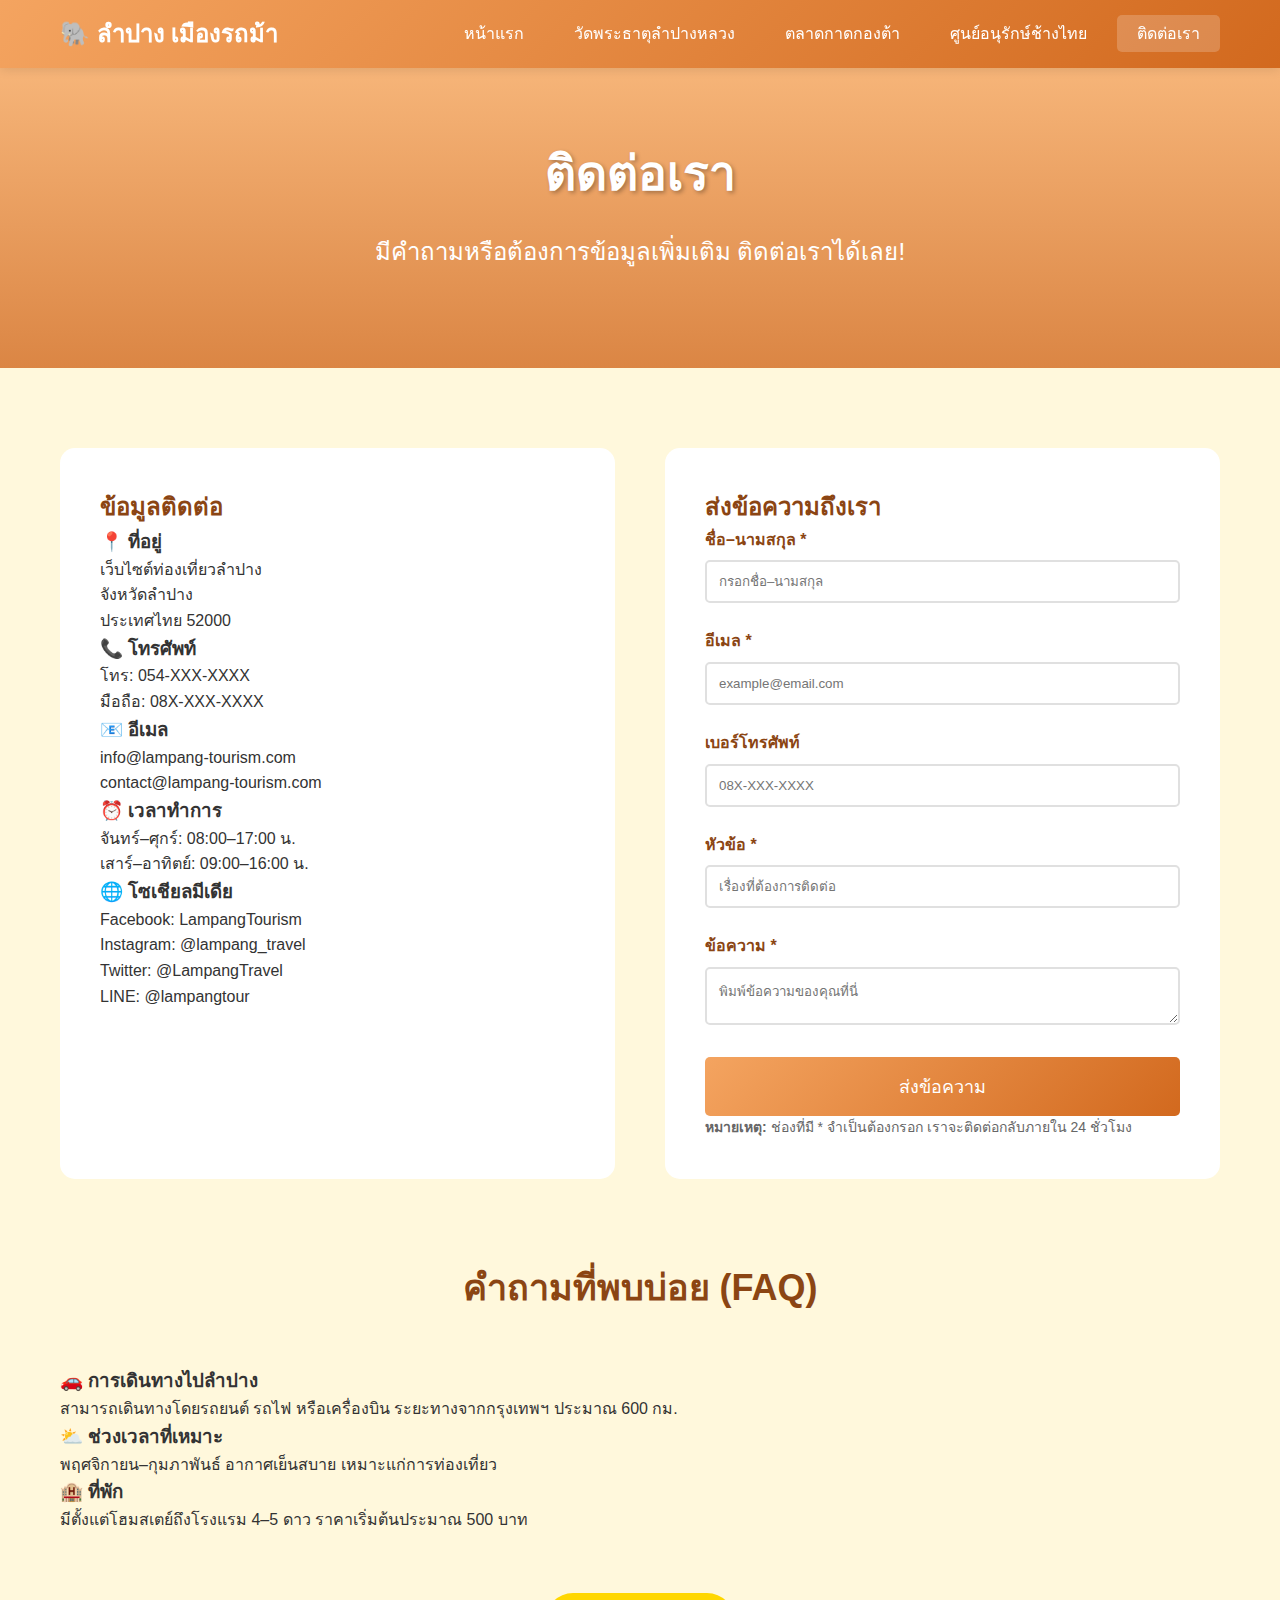
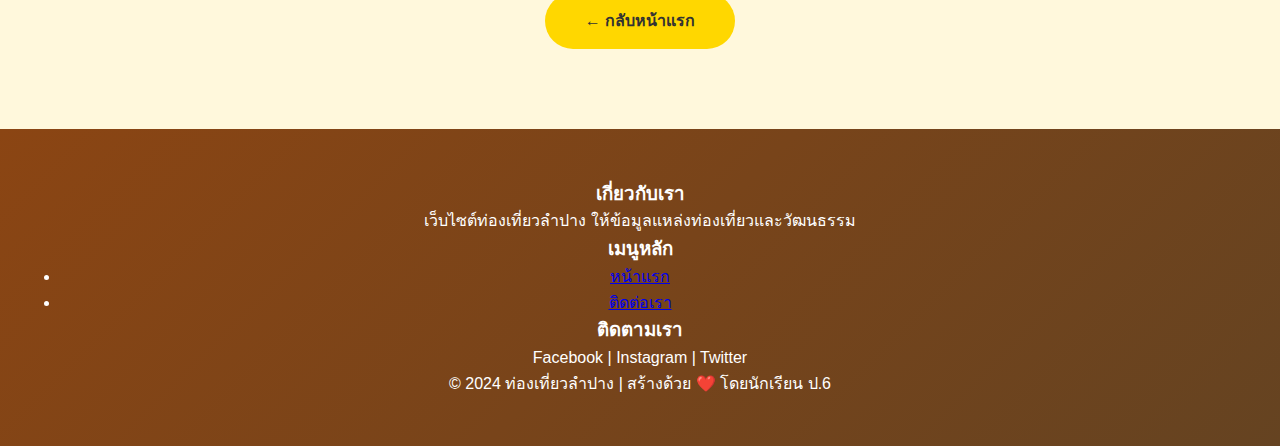
<file: contact.html>
<!DOCTYPE html>
<html lang="th">
<head>
    <meta charset="UTF-8">
    <meta name="viewport" content="width=device-width, initial-scale=1.0">
    <title>ติดต่อเรา - ท่องเที่ยวลำปาง</title>
    <link rel="stylesheet" href="styles.css">
</head>
<body>

<!-- Header และ Navigation -->
<header>
    <div class="container">
        <div class="logo">
            <h1>🐘 ลำปาง เมืองรถม้า</h1>
        </div>
        <nav>
            <ul>
                <li><a href="index.html">หน้าแรก</a></li>
                <li><a href="wat-phra-that.html">วัดพระธาตุลำปางหลวง</a></li>
                <li><a href="kad-kong-ta.html">ตลาดกาดกองต้า</a></li>
                <li><a href="elephant-center.html">ศูนย์อนุรักษ์ช้างไทย</a></li>
                <li><a href="contact.html" class="active">ติดต่อเรา</a></li>
            </ul>
        </nav>
    </div>
</header>

<!-- Hero Section -->
<section class="hero" style="height:300px; background-image:
linear-gradient(rgba(244,164,96,0.8), rgba(210,105,30,0.8)),
url('https://images.unsplash.com/photo-1423666639041-f56000c27a9a?w=1600&h=400&fit=crop');">
    <div class="hero-content">
        <h2>ติดต่อเรา</h2>
        <p>มีคำถามหรือต้องการข้อมูลเพิ่มเติม ติดต่อเราได้เลย!</p>
    </div>
</section>

<!-- Contact Section -->
<section class="contact-section">
<div class="container">

<div class="contact-container">

<!-- ข้อมูลติดต่อ -->
<div class="contact-info">
    <h2 style="color:#8B4513;">ข้อมูลติดต่อ</h2>

    <h3>📍 ที่อยู่</h3>
    <p>
        เว็บไซต์ท่องเที่ยวลำปาง<br>
        จังหวัดลำปาง<br>
        ประเทศไทย 52000
    </p>

    <h3>📞 โทรศัพท์</h3>
    <p>
        โทร: 054-XXX-XXXX<br>
        มือถือ: 08X-XXX-XXXX
    </p>

    <h3>📧 อีเมล</h3>
    <p>
        info@lampang-tourism.com<br>
        contact@lampang-tourism.com
    </p>

    <h3>⏰ เวลาทำการ</h3>
    <p>
        จันทร์–ศุกร์: 08:00–17:00 น.<br>
        เสาร์–อาทิตย์: 09:00–16:00 น.
    </p>

    <h3>🌐 โซเชียลมีเดีย</h3>
    <p>
        Facebook: LampangTourism<br>
        Instagram: @lampang_travel<br>
        Twitter: @LampangTravel<br>
        LINE: @lampangtour
    </p>
</div>

<!-- ฟอร์มติดต่อ -->
<div class="contact-form">
    <h2 style="color:#8B4513;">ส่งข้อความถึงเรา</h2>

    <form>
        <div class="form-group">
            <label for="name">ชื่อ–นามสกุล *</label>
            <input type="text" id="name" name="name" required placeholder="กรอกชื่อ–นามสกุล">
        </div>

        <div class="form-group">
            <label for="email">อีเมล *</label>
            <input type="email" id="email" name="email" required placeholder="example@email.com">
        </div>

        <div class="form-group">
            <label for="phone">เบอร์โทรศัพท์</label>
            <input type="tel" id="phone" name="phone" placeholder="08X-XXX-XXXX">
        </div>

        <div class="form-group">
            <label for="subject">หัวข้อ *</label>
            <input type="text" id="subject" name="subject" required placeholder="เรื่องที่ต้องการติดต่อ">
        </div>

        <div class="form-group">
            <label for="message">ข้อความ *</label>
            <textarea id="message" name="message" required placeholder="พิมพ์ข้อความของคุณที่นี่"></textarea>
        </div>

        <button type="submit" class="submit-btn">ส่งข้อความ</button>
    </form>

    <p style="font-size:14px; color:#666;">
        <strong>หมายเหตุ:</strong> ช่องที่มี * จำเป็นต้องกรอก เราจะติดต่อกลับภายใน 24 ชั่วโมง
    </p>
</div>

</div>

<!-- FAQ -->
<div style="margin-top:80px;">
<h2 class="section-title">คำถามที่พบบ่อย (FAQ)</h2>

<div class="gallery">
    <div>
        <h3>🚗 การเดินทางไปลำปาง</h3>
        <p>สามารถเดินทางโดยรถยนต์ รถไฟ หรือเครื่องบิน ระยะทางจากกรุงเทพฯ ประมาณ 600 กม.</p>
    </div>
    <div>
        <h3>⛅ ช่วงเวลาที่เหมาะ</h3>
        <p>พฤศจิกายน–กุมภาพันธ์ อากาศเย็นสบาย เหมาะแก่การท่องเที่ยว</p>
    </div>
    <div>
        <h3>🏨 ที่พัก</h3>
        <p>มีตั้งแต่โฮมสเตย์ถึงโรงแรม 4–5 ดาว ราคาเริ่มต้นประมาณ 500 บาท</p>
    </div>
</div>
</div>

<!-- ปุ่มกลับ -->
<div style="margin-top:60px; text-align:center;">
    <a href="index.html" class="btn">← กลับหน้าแรก</a>
</div>

</div>
</section>

<!-- Footer -->
<footer>
    <div class="container">
        <div class="footer-content">
            <div class="footer-section">
                <h3>เกี่ยวกับเรา</h3>
                <p>เว็บไซต์ท่องเที่ยวลำปาง ให้ข้อมูลแหล่งท่องเที่ยวและวัฒนธรรม</p>
            </div>
            <div class="footer-section">
                <h3>เมนูหลัก</h3>
                <ul>
                    <li><a href="index.html">หน้าแรก</a></li>
                    <li><a href="contact.html">ติดต่อเรา</a></li>
                </ul>
            </div>
            <div class="footer-section">
                <h3>ติดตามเรา</h3>
                <p>Facebook | Instagram | Twitter</p>
            </div>
        </div>
        <div class="footer-bottom">
            <p>&copy; 2024 ท่องเที่ยวลำปาง | สร้างด้วย ❤️ โดยนักเรียน ป.6</p>
        </div>
    </div>
</footer>

</body>
</html>
</file>
<file: styles.css>
/* ========== ตั้งค่าพื้นฐาน ========== */
* {
    margin: 0;
    padding: 0;
    box-sizing: border-box;
  }
  
  body {
    font-family: 'Segoe UI', Tahoma, Geneva, Verdana, sans-serif;
    line-height: 1.6;
    color: #333;
    background-color: #FFF8DC;
  }
  
  .container {
    max-width: 1200px;
    margin: 0 auto;
    padding: 0 20px;
  }
  
  /* ========== Header และ Navigation ========== */
  header {
    background: linear-gradient(135deg, #F4A460 0%, #D2691E 100%);
    box-shadow: 0 2px 10px rgba(0,0,0,0.1);
    position: sticky;
    top: 0;
    z-index: 1000;
  }
  
  header .container {
    display: flex;
    justify-content: space-between;
    align-items: center;
    padding: 15px 20px;
  }
  
  .logo h1 {
    color: white;
    font-size: 24px;
    font-weight: bold;
  }
  
  nav ul {
    display: flex;
    list-style: none;
    gap: 10px;
  }
  
  nav ul li a {
    color: white;
    text-decoration: none;
    padding: 10px 20px;
    border-radius: 5px;
    transition: all 0.3s ease;
    font-weight: 500;
  }
  
  nav ul li a:hover,
  nav ul li a.active {
    background-color: rgba(255,255,255,0.2);
    transform: translateY(-2px);
  }
  
  /* ========== Hero Section ========== */
  .hero {
    background: linear-gradient(rgba(244,164,96,0.8), rgba(210,105,30,0.8)),
                url('images/lampang2.jpg') center/cover;
    height: 500px;
    display: flex;
    align-items: center;
    justify-content: center;
    text-align: center;
    color: white;
  }
  
  .hero-content h2 {
    font-size: 48px;
    margin-bottom: 20px;
    text-shadow: 2px 2px 4px rgba(0,0,0,0.3);
  }
  
  .hero-content p {
    font-size: 24px;
    margin-bottom: 30px;
  }
  
  /* ========== Button ========== */
  .btn {
    display: inline-block;
    padding: 15px 40px;
    background-color: #FFD700;
    color: #333;
    text-decoration: none;
    border-radius: 50px;
    font-weight: bold;
    transition: all 0.3s ease;
  }
  
  .btn:hover {
    background-color: #FFA500;
    transform: translateY(-3px);
  }
  
  /* ========== Section Title ========== */
  .section-title {
    text-align: center;
    font-size: 36px;
    color: #8B4513;
    margin-bottom: 50px;
  }
  
  /* ========== About Section ========== */
  .about {
    padding: 80px 0;
    background-color: white;
  }
  
  .content-wrapper {
    display: flex;
    align-items: center;
    gap: 50px;
  }
  
  .content-text p {
    font-size: 18px;
    margin-bottom: 20px;
    text-align: justify;
  }
  
  .content-image img {
    width: 100%;
    border-radius: 15px;
    transition: transform 0.3s ease;
  }
  
  .content-image img:hover {
    transform: scale(1.05);
  }
  
  /* ========== Attractions ========== */
  .attractions {
    padding: 80px 0;
  }
  
  .attraction-item {
    display: flex;
    gap: 50px;
    margin-bottom: 60px;
    background-color: white;
    padding: 40px;
    border-radius: 15px;
    transition: transform 0.3s ease;
  }
  
  .attraction-item:hover {
    transform: translateY(-5px);
  }
  
  .attraction-item.reverse {
    flex-direction: row-reverse;
  }
  
  .attraction-image img {
    width: 100%;
    border-radius: 10px;
  }
  
  .attraction-content h3 {
    font-size: 28px;
    color: #8B4513;
    margin-bottom: 20px;
  }
  
  .attraction-content p {
    font-size: 16px;
    margin-bottom: 20px;
  }
  
  /* ========== Contact ========== */
  .contact-section {
    padding: 80px 0;
  }
  
  .contact-container {
    display: flex;
    gap: 50px;
  }
  
  .contact-info,
  .contact-form {
    flex: 1;
    background-color: white;
    padding: 40px;
    border-radius: 15px;
  }
  
  /* ========== Form ========== */
  .form-group {
    margin-bottom: 25px;
  }
  
  .form-group label {
    display: block;
    margin-bottom: 8px;
    font-weight: bold;
    color: #8B4513;
  }
  
  .form-group input,
  .form-group textarea {
    width: 100%;
    padding: 12px;
    border: 2px solid #e0e0e0;
    border-radius: 5px;
  }
  
  .submit-btn {
    width: 100%;
    padding: 15px;
    background: linear-gradient(135deg, #F4A460, #D2691E);
    color: white;
    border: none;
    border-radius: 5px;
    font-size: 18px;
    cursor: pointer;
  }
  
  /* ========== Footer ========== */
  footer {
    background: linear-gradient(135deg, #8B4513, #654321);
    color: white;
    padding: 50px 0;
    text-align: center;
  }
  
  /* ========== Responsive ========== */
  @media (max-width: 768px) {
    header .container,
    .content-wrapper,
    .attraction-item,
    .contact-container {
      flex-direction: column;
    }
  
    .hero-content h2 {
      font-size: 32px;
    }
  }
</file>
